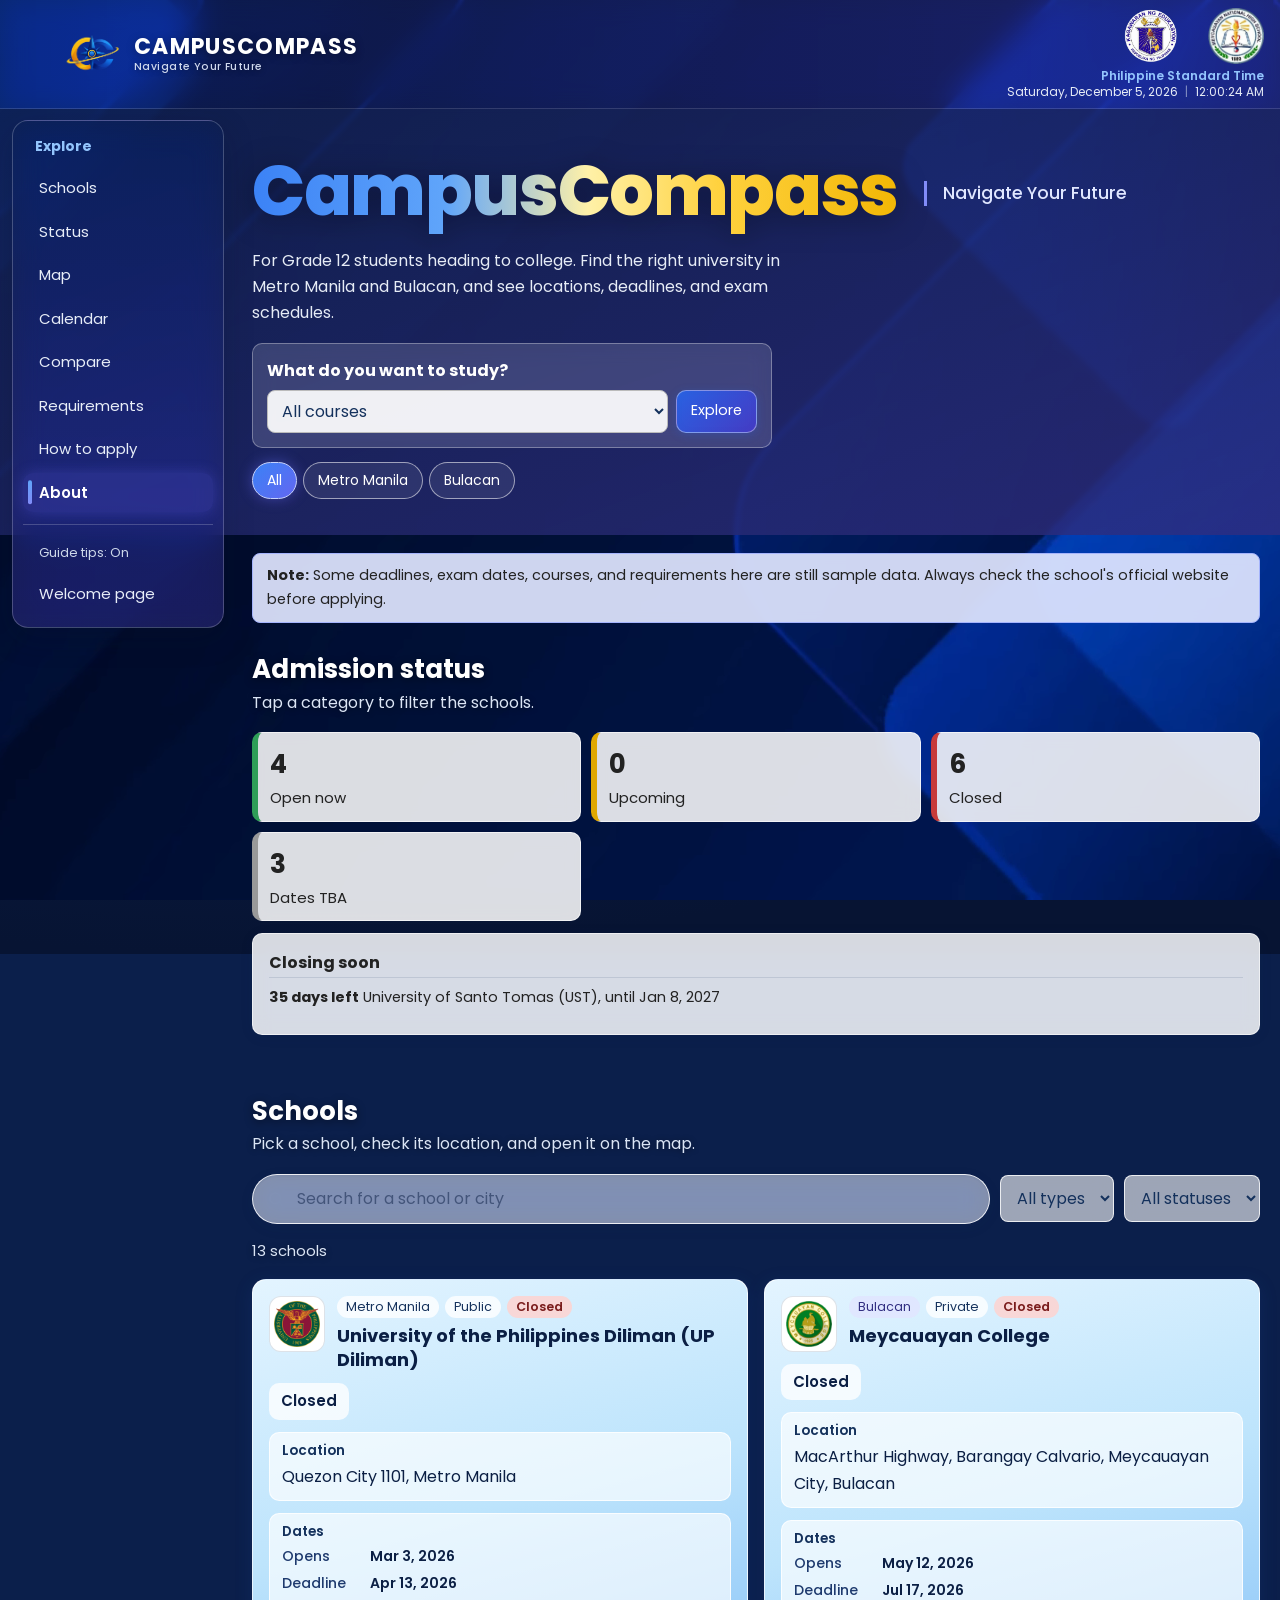
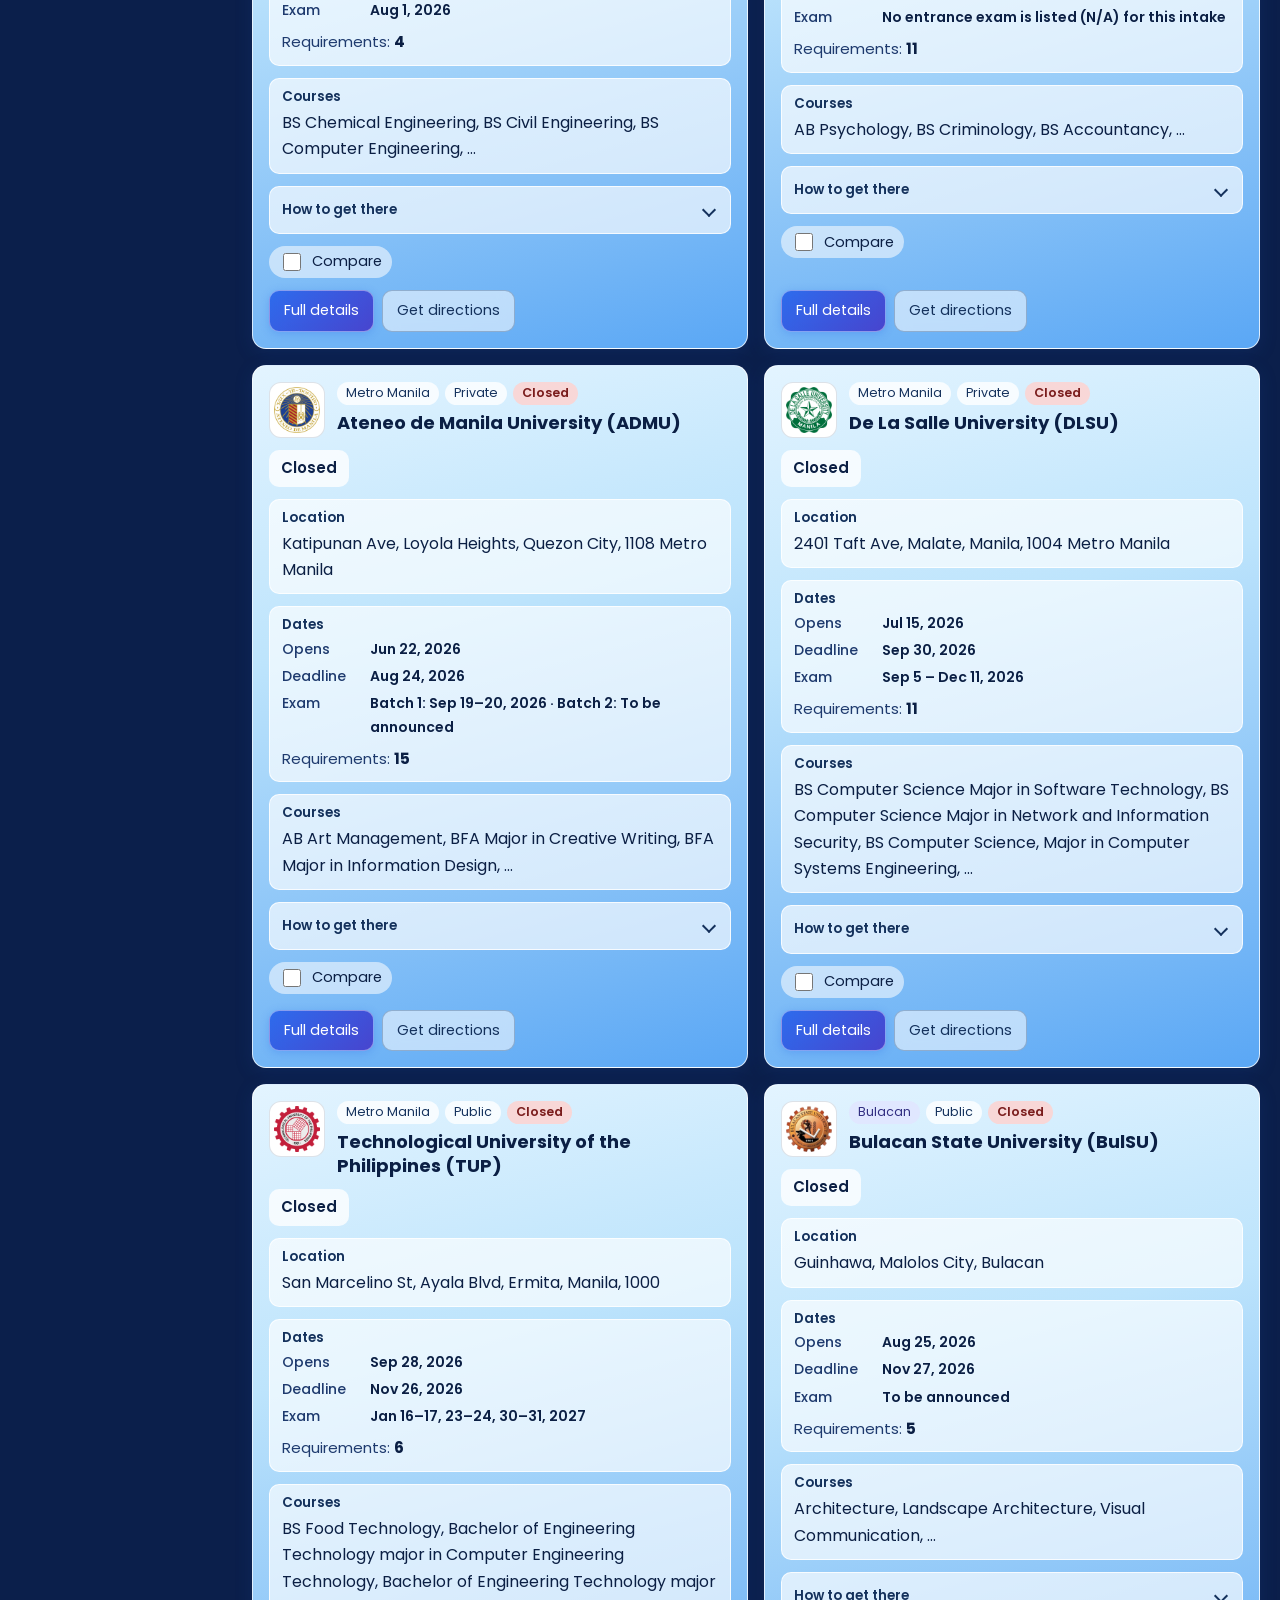
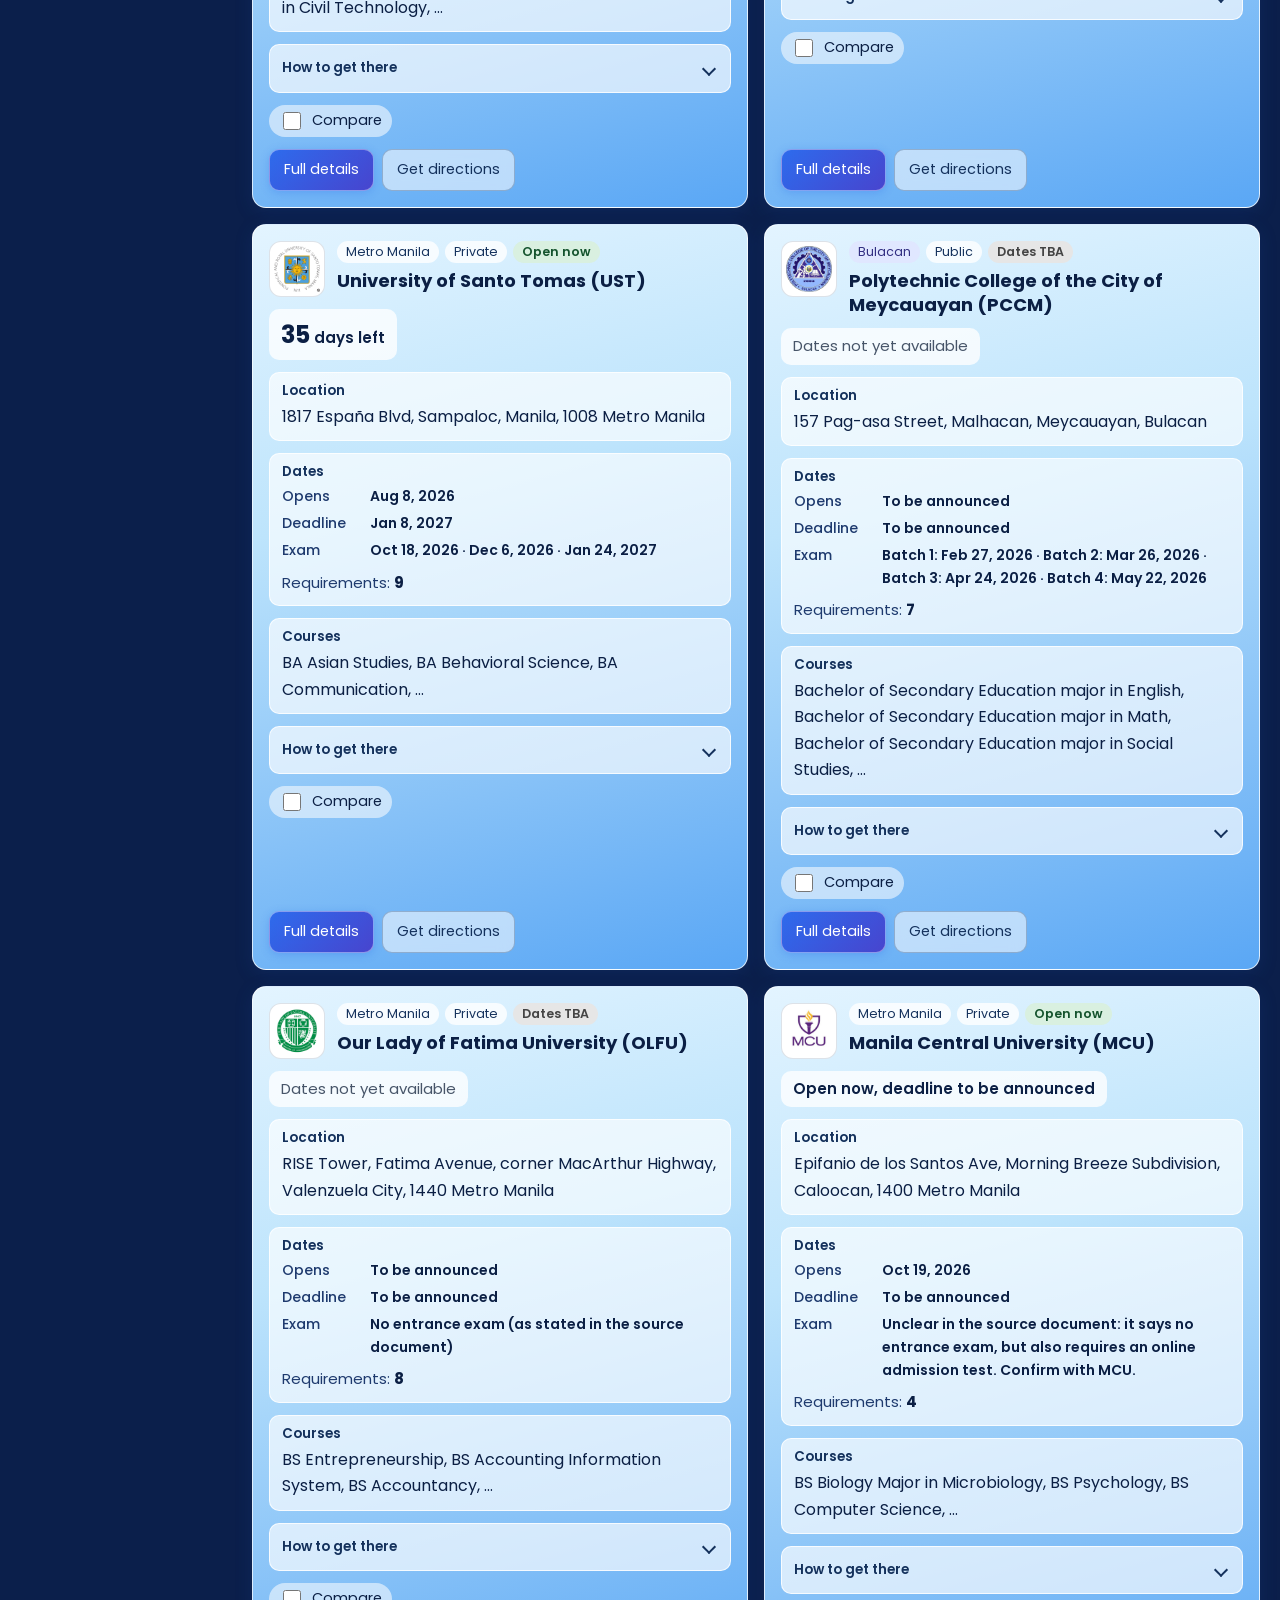
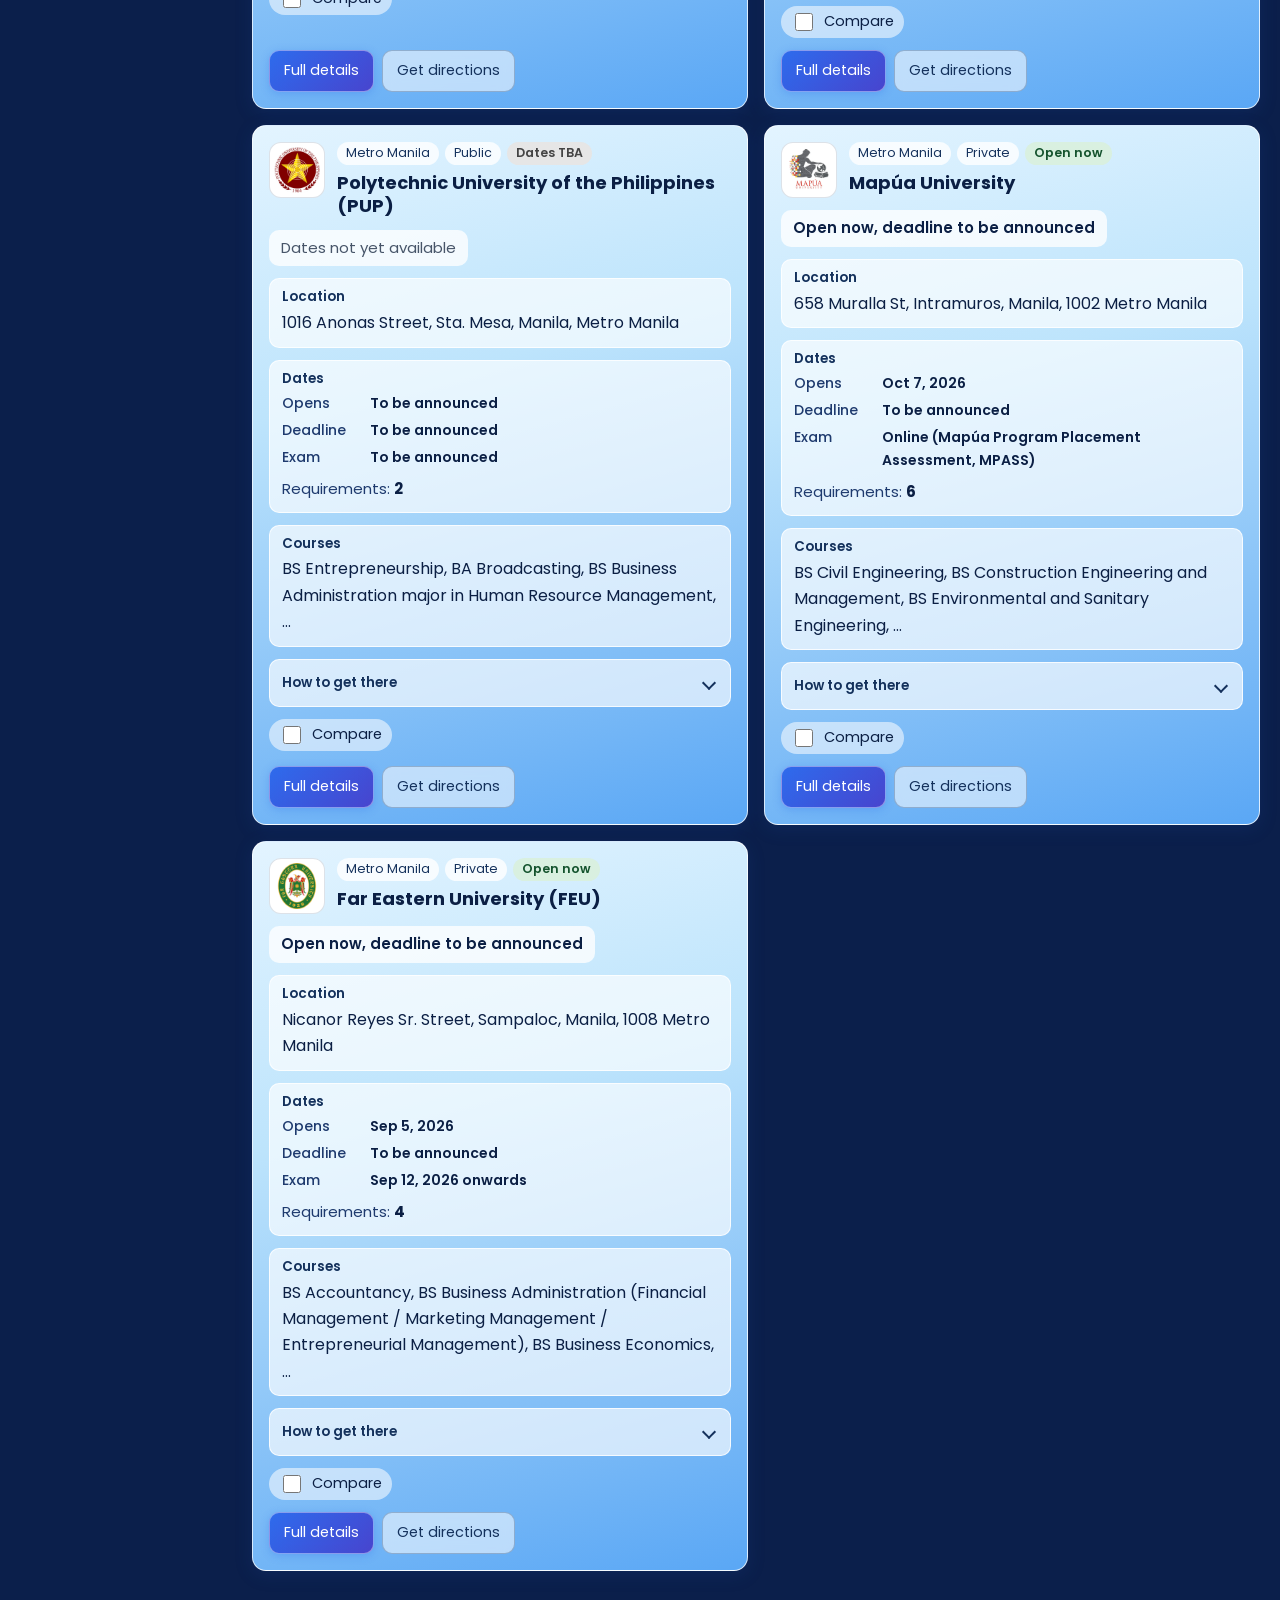
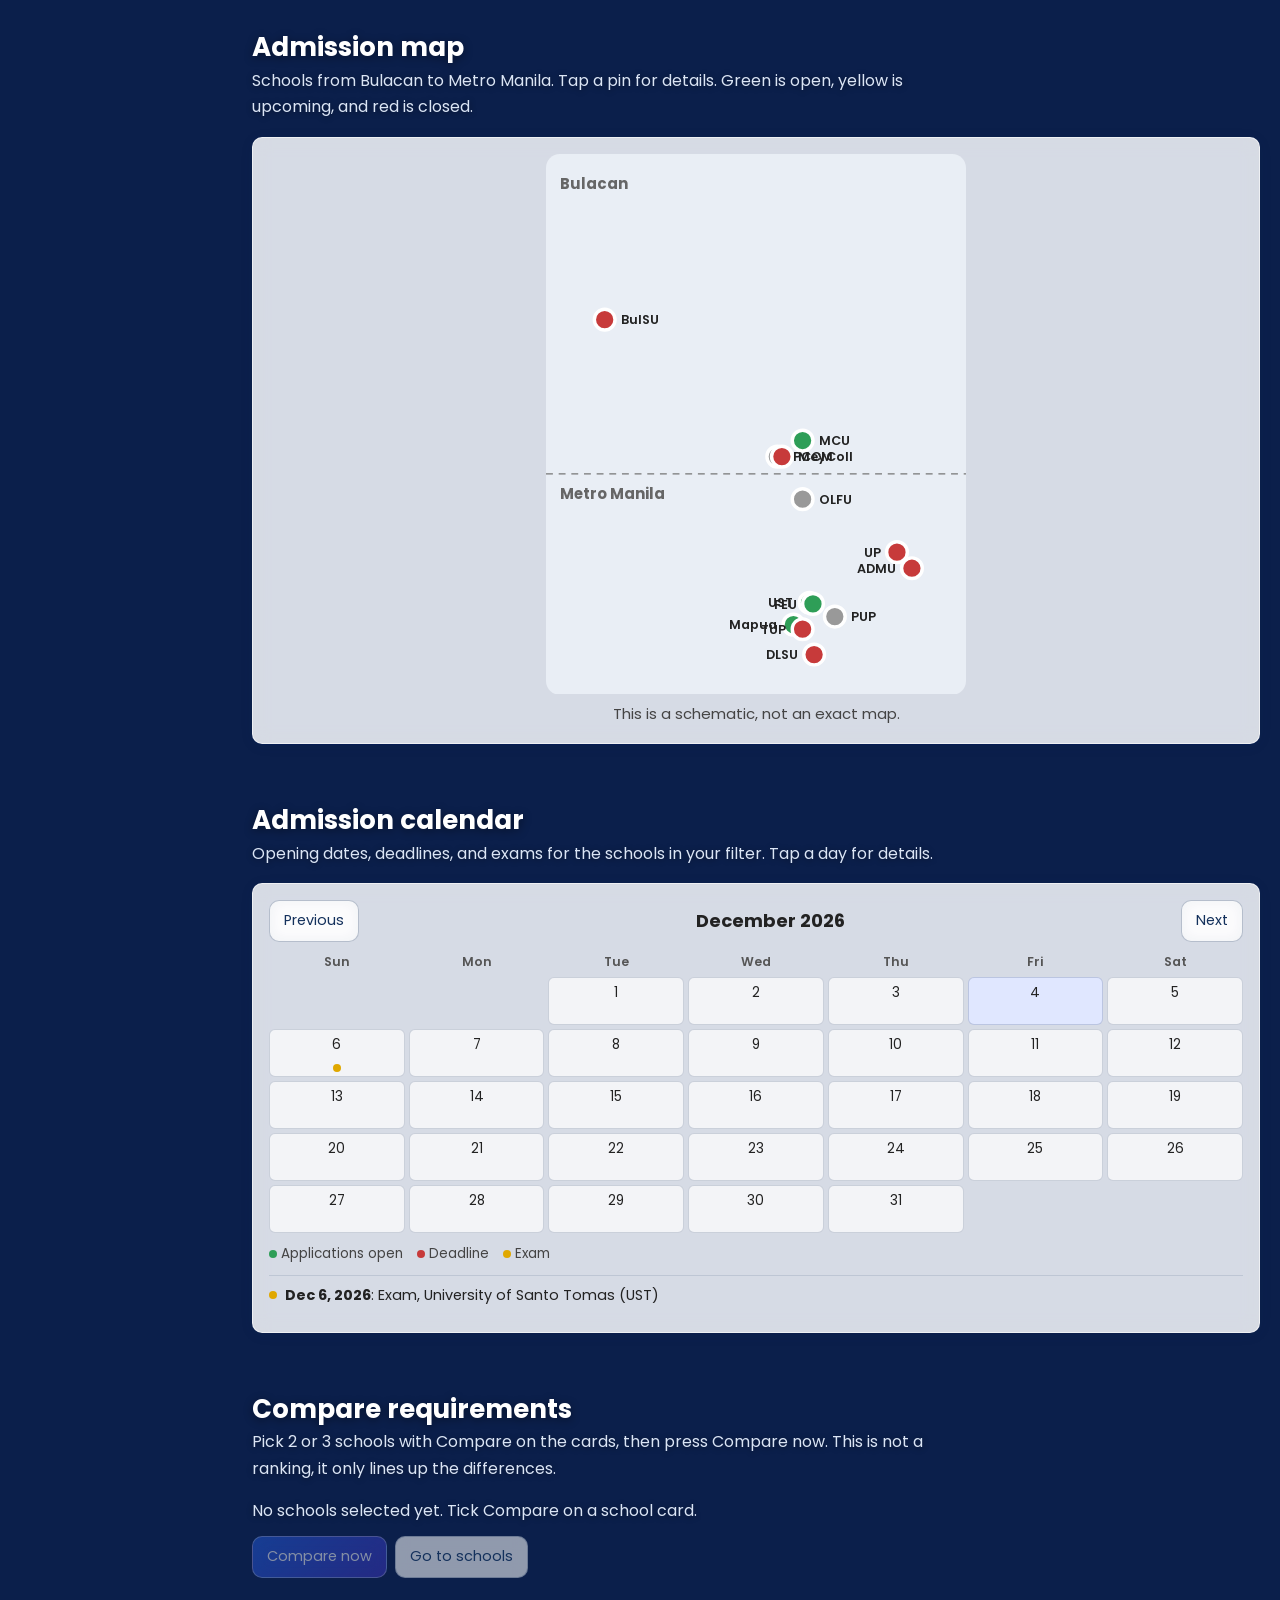
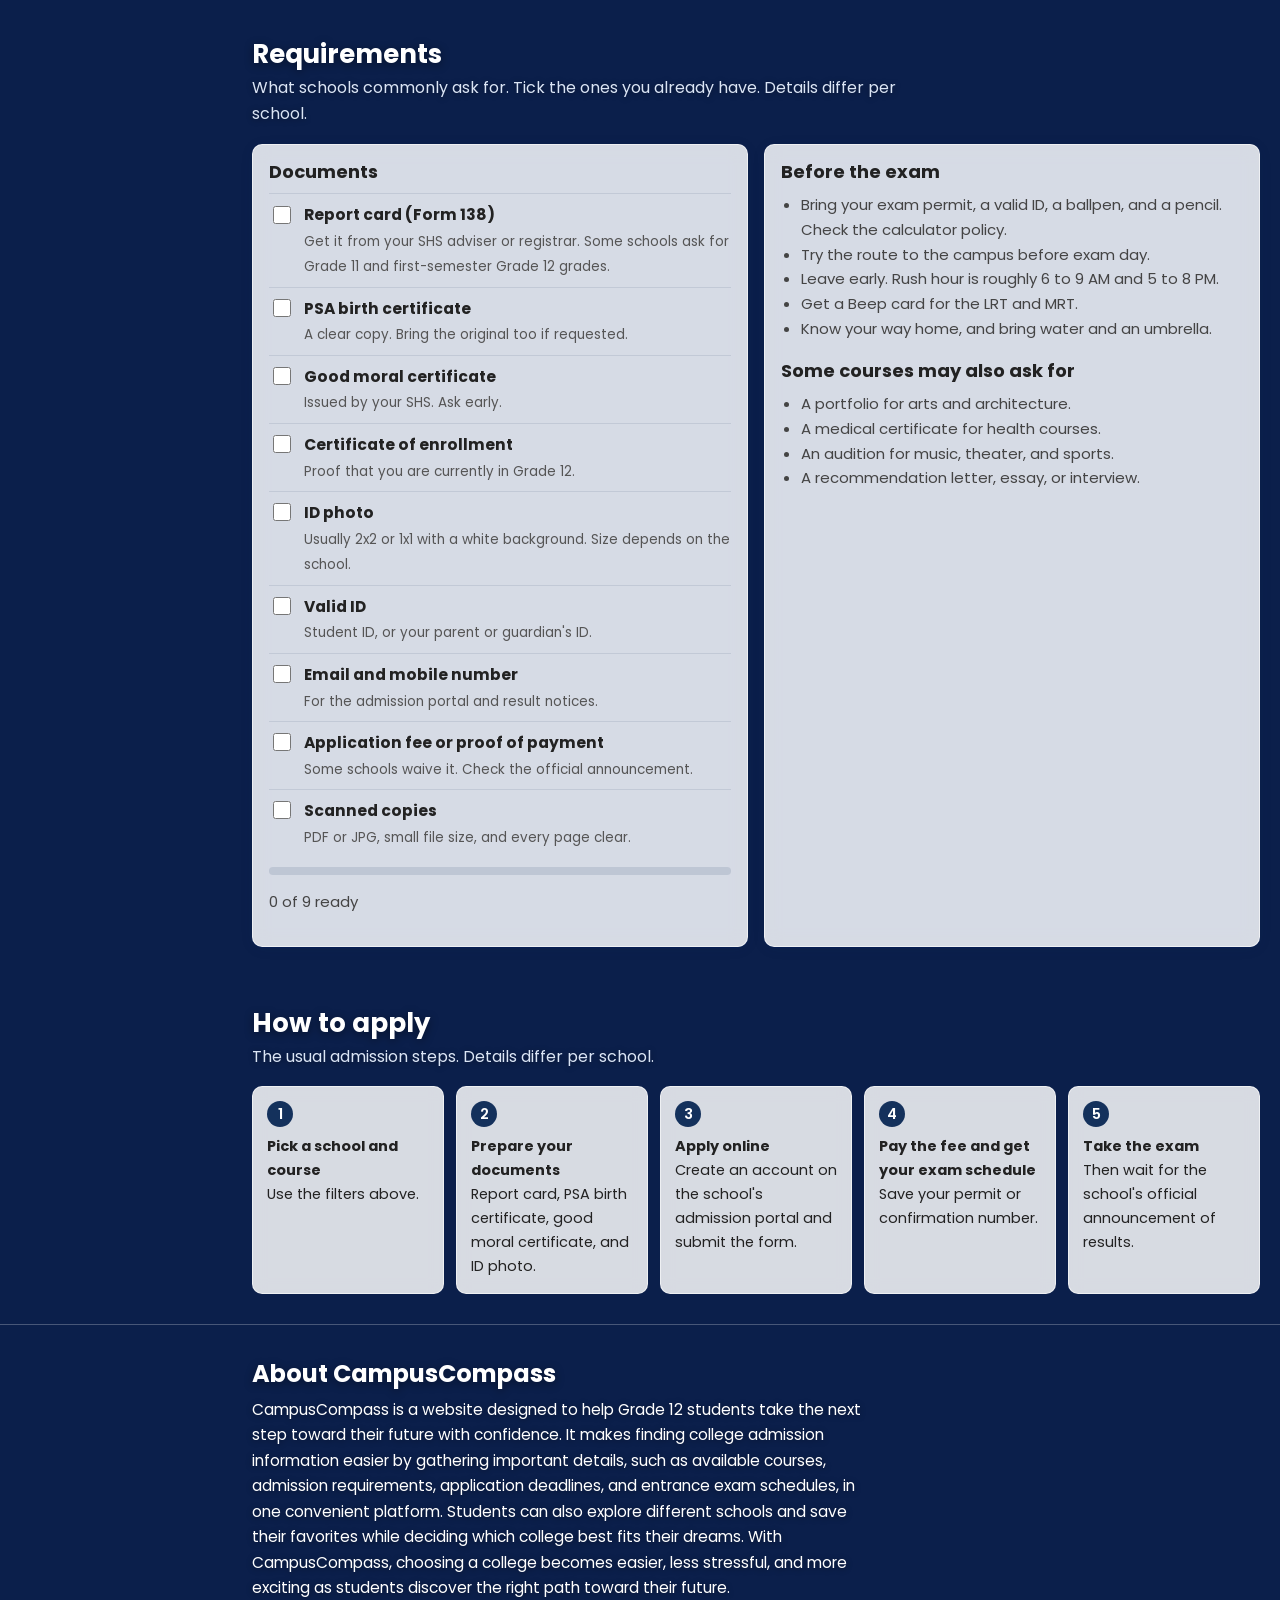
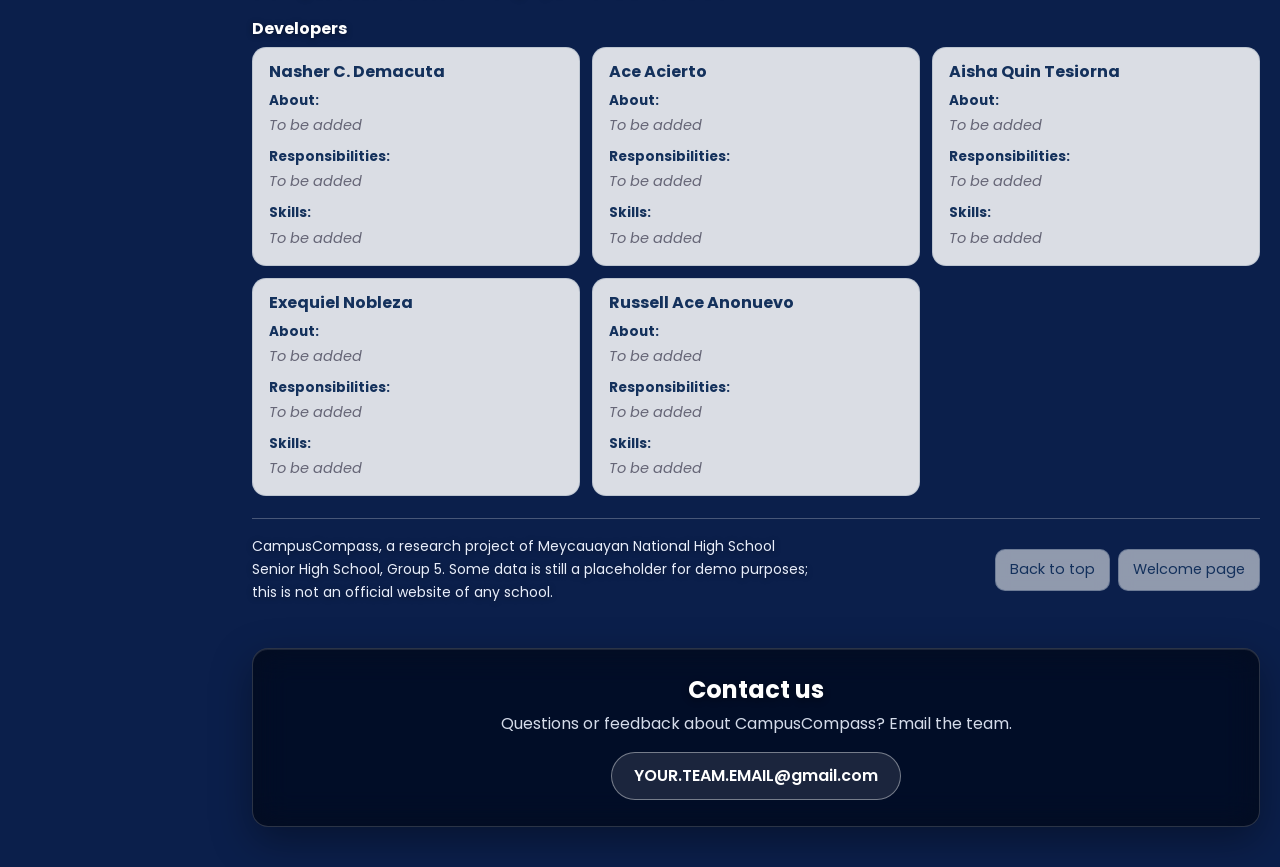
<file: main.html>
<!DOCTYPE html>
<html lang="en">
<head>
<meta charset="utf-8">
<meta name="viewport" content="width=device-width, initial-scale=1">
<title>CampusCompass</title>
<link href="https://fonts.googleapis.com/css2?family=Poppins:wght@400;500;600;700;800&display=swap" rel="stylesheet">
<link rel="stylesheet" href="style.css">
</head>
<body>
<!-- BACKGROUND VIDEO (fixed, behind everything): uses the same assets/video/background.mp4 as the welcome page (lighter background-mobile.mp4 on phones).
     To use a different video here, add lobby.mp4 to assets/video and put "assets/video/lobby.mp4|" at the start of data-video below. If no video plays, the background image shows as before. -->
<video class="bgv" id="bgv" autoplay muted loop playsinline preload="auto" aria-hidden="true" tabindex="-1" disablepictureinpicture disableremoteplayback
       data-video="assets/video/background.mp4|assets/video/background.webm"
       data-mobile="assets/video/background-mobile.mp4"></video>
<a class="skip" href="#schools">Skip to schools</a>

<!-- ===== Header: logos + Philippine Standard Time ===== -->
<!-- LOGO FILES: put your real logo files in assets/logos/ using the names below.
     Until a file exists, a plain labeled empty slot shows (not a fake logo). -->
<header class="top" id="top">
  <div class="top-in">
    <div class="top-left">
      <a class="slot slot-cc" href="index.html" aria-label="CampusCompass welcome page">
        <img src="assets/logos/campuscompass.png" alt="CampusCompass logo" onload="this.parentNode.classList.add('ok')">
        <span class="slot-label">CampusCompass</span>
      </a>
      <a class="cc-title" href="index.html" tabindex="-1" aria-hidden="true"><span class="cc-name">CampusCompass</span><span class="cc-sub">Navigate Your Future</span></a>
    </div>
    <div class="top-right">
      <div class="logo-pair">
        <span class="slot slot-p">
          <img src="assets/logos/deped.png" alt="DepEd logo" onload="this.parentNode.classList.add('ok')">
          <span class="slot-label">DepEd logo</span>
        </span>
        <span class="slot slot-p">
          <img src="assets/logos/mnhs.png" alt="Meycauayan National High School logo" onload="this.parentNode.classList.add('ok')">
          <span class="slot-label">MNHS logo</span>
        </span>
      </div>
      <div class="clock" id="clock">
        <span class="clock-lbl"><span class="l-full">Philippine Standard Time</span><span class="l-short" aria-label="Philippine Standard Time">PST</span></span>
        <span class="clock-val"><span id="clkDate">&nbsp;</span> <span class="clock-sep" aria-hidden="true">|</span> <time id="clkTime">&nbsp;</time></span>
      </div>
    </div>
  </div>
</header>

<!-- ===== Side navigation (frosted glass) ===== -->
<button class="menu-btn" id="menuBtn" aria-label="Open menu" aria-expanded="false" aria-controls="side">
  <svg viewBox="0 0 24 24" width="22" height="22" fill="none" stroke="currentColor" stroke-width="2" stroke-linecap="round" aria-hidden="true"><path d="M4 7h16M4 12h16M4 17h16"/></svg>
</button>
<div class="nav-bk" id="navBk"></div>
<nav class="side" id="side" aria-label="Main navigation">
  <b class="side-t">Explore</b>
  <a href="#schools">Schools</a>
  <a href="#status">Status</a>
  <a href="#mapa">Map</a>
  <a href="#kalendaryo">Calendar</a>
  <a href="#compare">Compare</a>
  <a href="#req">Requirements</a>
  <a href="#guide">How to apply</a>
  <a href="#about">About</a>
  <div class="side-f">
    <button class="side-b" id="tipsBtn" aria-pressed="true">Guide tips: On</button>
    <a class="side-b" href="index.html">Welcome page</a>
  </div>
</nav>

<header class="hero"><div class="wrap">
<div>
<div class="brand-row">
<h1>CampusCompass</h1>
<p class="tagline">Navigate Your Future</p>
</div>
<p class="lead">For Grade 12 students heading to college. Find the right university in Metro Manila and Bulacan, and see locations, deadlines, and exam schedules.</p>
<div class="pick"><label for="course"><b>What do you want to study?</b></label><div class="trk"><select id="course" style="flex:1"></select><button class="btn" id="explore">Explore</button></div></div>
<div class="seg" role="group" aria-label="Region">
<button data-r="All" aria-pressed="true">All</button><button data-r="Metro Manila" aria-pressed="false">Metro Manila</button><button data-r="Bulacan" aria-pressed="false">Bulacan</button>
</div>
</div>
</div></header>

<main>
<div class="wrap"><p class="note"><b>Note:</b> Some deadlines, exam dates, courses, and requirements here are still sample data. Always check the school's official website before applying.</p></div>

<section id="status"><div class="wrap">
<h2>Admission status</h2><p class="sub">Tap a category to filter the schools.</p>
<div class="board" id="board"></div>
<div class="panel" id="soon" style="margin-top:12px"></div>
</div></section>

<section id="schools"><div class="wrap">
<h2>Schools</h2><p class="sub">Pick a school, check its location, and open it on the map.</p>
<div class="filters">
<div class="search">
  <svg viewBox="0 0 24 24" fill="none" stroke="currentColor" stroke-width="2.2" stroke-linecap="round" aria-hidden="true"><circle cx="11" cy="11" r="7"/><path d="M20 20l-3.5-3.5"/></svg>
  <input type="search" id="q" placeholder="Search for a school or city" aria-label="Search" autocomplete="off">
</div>
<select id="type" aria-label="Type"><option value="">All types</option><option>Public</option><option>Private</option></select>
<select id="stat" aria-label="Status"><option value="">All statuses</option><option value="up">Upcoming</option><option value="on">Open now</option><option value="cl">Closed</option></select>
</div>
<p class="row" id="rc"></p>
<div class="grid" id="grid"></div>
</div></section>

<section id="mapa"><div class="wrap">
<h2>Admission map</h2><p class="sub">Schools from Bulacan to Metro Manila. Tap a pin for details. Green is open, yellow is upcoming, and red is closed.</p>
<div class="panel"><svg id="map" viewBox="0 0 365 470" role="img" aria-label="Schematic map of the schools"></svg><p class="row" style="text-align:center;margin:8px 0 0">This is a schematic, not an exact map.</p></div>
</div></section>

<section id="kalendaryo"><div class="wrap">
<h2>Admission calendar</h2><p class="sub">Opening dates, deadlines, and exams for the schools in your filter. Tap a day for details.</p>
<div class="panel"><div class="calh"><button class="btn o" id="pm">Previous</button><b id="mt"></b><button class="btn o" id="nm">Next</button></div>
<div class="cal" id="calg"></div>
<div class="leg"><span><i class="dot o"></i> Applications open</span><span><i class="dot d"></i> Deadline</span><span><i class="dot x"></i> Exam</span></div>
<ul class="evl" id="evl"></ul></div>
</div></section>

<section id="compare"><div class="wrap">
<h2>Compare requirements</h2><p class="sub">Pick 2 or 3 schools with Compare on the cards, then press Compare now. This is not a ranking, it only lines up the differences.</p>
<p class="row" id="cmpmsg" aria-live="polite"></p><div id="cmpout"></div>
</div></section>

<section id="req"><div class="wrap">
<h2>Requirements</h2><p class="sub">What schools commonly ask for. Tick the ones you already have. Details differ per school.</p>
<div class="two">
<div class="panel"><h3>Documents</h3><ul class="chk" id="chk"></ul><div class="prog"><div id="bar"></div></div><p id="cnt" class="row"></p></div>
<div class="panel"><h3>Before the exam</h3><ul class="tips">
<li>Bring your exam permit, a valid ID, a ballpen, and a pencil. Check the calculator policy.</li>
<li>Try the route to the campus before exam day.</li>
<li>Leave early. Rush hour is roughly 6 to 9 AM and 5 to 8 PM.</li>
<li>Get a Beep card for the LRT and MRT.</li>
<li>Know your way home, and bring water and an umbrella.</li></ul>
<h3 style="margin-top:18px">Some courses may also ask for</h3><ul class="tips">
<li>A portfolio for arts and architecture.</li><li>A medical certificate for health courses.</li><li>An audition for music, theater, and sports.</li><li>A recommendation letter, essay, or interview.</li></ul></div>
</div></div></section>

<section id="guide"><div class="wrap">
<h2>How to apply</h2><p class="sub">The usual admission steps. Details differ per school.</p>
<ol class="steps">
<li><b>Pick a school and course</b>Use the filters above.</li>
<li><b>Prepare your documents</b>Report card, PSA birth certificate, good moral certificate, and ID photo.</li>
<li><b>Apply online</b>Create an account on the school's admission portal and submit the form.</li>
<li><b>Pay the fee and get your exam schedule</b>Save your permit or confirmation number.</li>
<li><b>Take the exam</b>Then wait for the school's official announcement of results.</li>
</ol>
</div></section>
</main>

<!-- ===== Footer + About ===== -->
<footer><div class="wrap">
<section id="about" class="about">
  <h2>About CampusCompass</h2>
  <p class="about-text" id="aboutText">CampusCompass is a website designed to help Grade 12 students take the next step toward their future with confidence. It makes finding college admission information easier by gathering important details, such as available courses, admission requirements, application deadlines, and entrance exam schedules, in one convenient platform. Students can also explore different schools and save their favorites while deciding which college best fits their dreams. With CampusCompass, choosing a college becomes easier, less stressful, and more exciting as students discover the right path toward their future.</p>
  <h3>Developers</h3>
  <!-- DEVELOPERS: replace each "To be added" with that developer's real information. Do not leave guesses here. -->
  <ul class="devs">
    <li><h4 class="dev-n">Nasher C. Demacuta</h4><dl><dt>About:</dt><dd class="pending">To be added</dd><dt>Responsibilities:</dt><dd class="pending">To be added</dd><dt>Skills:</dt><dd class="pending">To be added</dd></dl></li>
    <li><h4 class="dev-n">Ace Acierto</h4><dl><dt>About:</dt><dd class="pending">To be added</dd><dt>Responsibilities:</dt><dd class="pending">To be added</dd><dt>Skills:</dt><dd class="pending">To be added</dd></dl></li>
    <li><h4 class="dev-n">Aisha Quin Tesiorna</h4><dl><dt>About:</dt><dd class="pending">To be added</dd><dt>Responsibilities:</dt><dd class="pending">To be added</dd><dt>Skills:</dt><dd class="pending">To be added</dd></dl></li>
    <li><h4 class="dev-n">Exequiel Nobleza</h4><dl><dt>About:</dt><dd class="pending">To be added</dd><dt>Responsibilities:</dt><dd class="pending">To be added</dd><dt>Skills:</dt><dd class="pending">To be added</dd></dl></li>
    <li><h4 class="dev-n">Russell Ace Anonuevo</h4><dl><dt>About:</dt><dd class="pending">To be added</dd><dt>Responsibilities:</dt><dd class="pending">To be added</dd><dt>Skills:</dt><dd class="pending">To be added</dd></dl></li>
  </ul>
</section>
<div class="foot-b">
  <p>CampusCompass, a research project of Meycauayan National High School Senior High School, Group 5. Some data is still a placeholder for demo purposes; this is not an official website of any school.</p>
  <div class="foot-links"><button class="btn o" id="toTop">Back to top</button><a class="btn o" href="index.html">Welcome page</a></div>
</div>
  </div></footer>

<!-- ===== Contact (very bottom): one Gmail only. Replace YOUR.TEAM.EMAIL@gmail.com in BOTH places below. ===== -->
<section id="contact" class="contact"><div class="wrap">
  <div class="contact-card">
    <h2>Contact us</h2>
    <p>Questions or feedback about CampusCompass? Email the team.</p>
    <a class="contact-mail" id="contactMail" href="mailto:YOUR.TEAM.EMAIL@gmail.com">YOUR.TEAM.EMAIL@gmail.com</a>
  </div>
</div></section>

<!-- ===== Compare tray (appears when schools are ticked) ===== -->
<div class="tray" id="tray" aria-hidden="true"><div class="tray-in">
  <div class="tray-l"><b id="trayCount"></b><span id="trayNames"></span></div>
  <div class="tray-a"><button class="btn o" id="trayClear" tabindex="-1">Clear</button><button class="btn" id="trayGo" tabindex="-1">Compare now</button></div>
</div></div>

<!-- ===== Details dialog (unchanged behavior) ===== -->
<dialog id="dlg"><div id="dbody"></div><div class="acts" style="margin-top:14px"><button class="btn o" id="dx">Close</button></div></dialog>

<!-- ===== Comparison dialog ===== -->
<dialog id="cmpdlg" aria-labelledby="cmpTitle">
  <div class="cmp-head">
    <h3 id="cmpTitle">School comparison</h3>
    <button class="x-btn" id="cmpX" aria-label="Close comparison">&times;</button>
  </div>
  <p class="row cmp-note">This only lines up the information in CampusCompass. It is not a ranking. "Not yet available" means we do not have that information yet.</p>
  <div id="cmpBody"></div>
  <div class="acts cmp-acts">
    <button class="btn o" id="cmpBack">Back to school selection</button>
    <button class="btn" id="cmpClose">Close</button>
  </div>
</dialog>

<script src="bgvideo.js"></script>
<script src="script.js"></script>
</body>
</html>
</file>
<file: style.css>
/* Campus Compass - style.css */
:root{--navy:#14315c;--navy-d:#0e2445;--blue:#2563eb;--sky:#7cc4f8;--indigo:#4f46e5;--indigo-d:#3730a3;--gray:#64748b;--ice:#93c5fd;--navw:236px;--hh:104px}
*{box-sizing:border-box}
html{scroll-behavior:smooth;scroll-padding-top:104px}
html,body{margin:0}
html{background:#0a1630}
body{font-family:Poppins,Arial,sans-serif;font-size:16px;line-height:1.65;color:#222;background:#0b1f4b;
  opacity:0;animation:bodyIn .8s ease forwards}
h1,h2,h3,h4{margin:0;line-height:1.25}
h3{font-size:18px}
a{color:var(--navy)}
.wrap{max-width:1040px;margin:0 auto;padding:0 16px}
.skip{position:absolute;left:-999px;top:8px;background:#fff;color:var(--navy);padding:8px 12px;border-radius:8px;z-index:100}
.skip:focus{left:8px}

/* ---- background: dark blue (behind everything). The looping video below plays over it when it loads. ---- */
body::before{
  content:"";position:fixed;left:0;right:0;top:-6%;height:112%;z-index:-2;
  background:radial-gradient(120% 90% at 20% 10%,#16377f 0%,#0b1f4b 50%,#071433 100%);
  animation:bgBob 18s ease-in-out infinite alternate;will-change:transform;
}
@keyframes bgBob{0%{transform:translateY(0)}100%{transform:translateY(3.2%)}}

/* ---- looping video background (sits over the dark blue background, under all content) ----
   No video / video fails / reduced motion: it stays hidden and the dark blue background shows. */
.bgv{position:fixed;inset:0;width:100%;height:100%;object-fit:cover;z-index:-2;opacity:0;transition:opacity 1.2s ease;pointer-events:none}
.bgv.ready{opacity:1}
/* once the video is playing, freeze the slow drift of the dark blue layer underneath (saves battery) */
html.has-video body::before{animation-play-state:paused;will-change:auto}
@keyframes bodyIn{to{opacity:1}}

/* ---- header: logos + Philippine Standard Time (frosted glass, hides on scroll down) ---- */
.top{position:sticky;top:0;z-index:30;background:linear-gradient(90deg,rgba(14,32,78,.62),rgba(49,46,129,.55));color:#fff;
  backdrop-filter:blur(14px) saturate(150%);-webkit-backdrop-filter:blur(14px) saturate(150%);
  border-bottom:1px solid rgba(255,255,255,.14);transition:transform .35s ease,background .3s ease,box-shadow .3s ease}
.top.scrolled{background:linear-gradient(90deg,rgba(12,26,66,.88),rgba(40,38,110,.84));box-shadow:0 6px 22px rgba(0,0,0,.22)}
.top.hide{transform:translateY(-102%)}
.top-in{display:flex;align-items:center;justify-content:space-between;gap:16px;padding:8px 16px 8px 64px;min-height:var(--hh)}
.top-left{display:flex;align-items:center;min-width:0}
.top-right{display:flex;flex-direction:column;align-items:flex-end;gap:4px;flex:none}
.logo-pair{display:flex;align-items:center;gap:8px}

/* logo slots: image shows when the file exists, otherwise a plain labeled empty slot */
.slot{position:relative;display:inline-flex;align-items:center;justify-content:center;height:56px;min-width:56px;text-decoration:none;color:#fff}
.slot img{display:none;height:56px;width:auto;max-width:170px;object-fit:contain}
.slot.ok img{display:block}
.slot.ok .slot-label{display:none}
.slot-p{border:1px dashed rgba(255,255,255,.5);border-radius:10px;padding:0 10px;font-size:11px;line-height:1.2;text-align:center;color:#dfe6f1}
.slot-p.ok{border:0;padding:0}
.slot-cc{justify-content:flex-start}
.slot-cc .slot-label{font-weight:800;font-size:24px;letter-spacing:-.01em;background:linear-gradient(90deg,#60a5fa,#fff1a8 60%,#ffd23f);-webkit-background-clip:text;background-clip:text;-webkit-text-fill-color:transparent;color:transparent}
.slot-cc.ok img{max-width:200px}
/* CampusCompass title next to the logo (only shown once the logo image has loaded, so the name never appears twice) */
.top-left{gap:14px}
.slot-cc.ok img{max-width:72px}
.cc-title{display:flex;flex-direction:column;justify-content:center;gap:2px;text-decoration:none;white-space:nowrap;min-width:0}
.cc-name{font-weight:700;font-size:22px;line-height:1.1;letter-spacing:.06em;text-transform:uppercase;color:#fff;text-shadow:0 2px 8px rgba(0,0,0,.35)}
.cc-sub{font-weight:500;font-size:10.5px;line-height:1.2;letter-spacing:.04em;color:#cfd9ee;text-shadow:0 1px 6px rgba(0,0,0,.4)}
.slot-cc:not(.ok)+.cc-title{display:none}

.clock{display:flex;flex-direction:column;align-items:flex-end;text-align:right;font-size:12px;line-height:1.35;color:#e6ecf6}
.clock-lbl{font-weight:600;color:var(--ice)}
.clock-lbl .l-short{display:none}
.clock-val{font-variant-numeric:tabular-nums;white-space:nowrap;overflow:hidden;text-overflow:ellipsis}
.clock-sep{opacity:.5;margin:0 4px}

@keyframes topIn{from{opacity:0;transform:translateY(-24px)}}
@keyframes sideIn{from{opacity:0;transform:translateX(-28px)}}
.top{animation:topIn .7s ease .1s backwards}
.side{animation:sideIn .7s ease .3s backwards}
/* ---- side navigation (frosted glass) ---- */
.side{position:fixed;left:12px;top:calc(var(--hh) + 16px);width:212px;max-height:calc(100vh - var(--hh) - 32px);overflow-y:auto;z-index:25;
  display:flex;flex-direction:column;gap:4px;padding:14px 10px;border-radius:16px;color:#fff;
  background:linear-gradient(180deg,rgba(14,32,78,.58),rgba(49,46,129,.5));border:1px solid rgba(255,255,255,.22);
  backdrop-filter:blur(16px) saturate(160%);-webkit-backdrop-filter:blur(16px) saturate(160%);
  box-shadow:0 10px 30px rgba(10,20,40,.22);transition:top .35s ease,transform .3s ease,visibility 0s}
body.hdr-off .side{top:16px;max-height:calc(100vh - 32px)}
.side-t{font-size:14px;color:var(--ice);padding:0 12px 6px}
.side a,.side-b{position:relative;display:block;color:#e8eef8;text-decoration:none;font:inherit;font-size:15px;line-height:1.3;
  padding:10px 12px 10px 16px;border-radius:10px;border:0;background:transparent;text-align:left;cursor:pointer;
  transition:background .2s ease,color .2s ease,transform .2s ease,box-shadow .3s ease}
.side a::before{content:"";position:absolute;left:5px;top:50%;width:4px;height:0;border-radius:4px;background:linear-gradient(#60a5fa,#818cf8);
  transform:translateY(-50%);transition:height .25s ease}
.side a:hover,.side-b:hover{background:rgba(255,255,255,.14);color:#fff;transform:translateX(3px)}
.side a.active{background:rgba(99,102,241,.16);color:#fff;font-weight:600;box-shadow:0 0 14px rgba(99,102,241,.28)}
.side a.active::before{height:60%}
.side a.glow{animation:navGlow .9s ease-out}
@keyframes navGlow{0%{box-shadow:0 0 0 0 rgba(99,102,241,.85),0 0 22px rgba(99,102,241,.7)}100%{box-shadow:0 0 0 14px rgba(99,102,241,0),0 0 14px rgba(99,102,241,.28)}}
.side-f{margin-top:8px;padding-top:10px;border-top:1px solid rgba(255,255,255,.2);display:flex;flex-direction:column;gap:2px}
.side-b{font-size:13px;color:#cdd8ea}
.menu-btn,.nav-bk{display:none}

/* ---- hero (glass over the moving background) ---- */
.hero{background:linear-gradient(160deg,rgba(15,32,78,.9),rgba(49,46,129,.78));color:#fff;padding:44px 0 36px;
  backdrop-filter:blur(2px);-webkit-backdrop-filter:blur(2px)}
.brand-row{display:flex;align-items:center;flex-wrap:wrap;gap:10px 26px;margin-bottom:14px}
.hero h1{margin:0;font-weight:800;letter-spacing:-.02em;line-height:1.08;white-space:nowrap;font-size:clamp(2.6rem,5.8vw,4.4rem);padding-bottom:.06em;
  background:linear-gradient(90deg,#3b82f6 0%,#60a5fa 30%,#fff1a8 52%,#ffd23f 72%,#f2b705 100%);
  -webkit-background-clip:text;background-clip:text;-webkit-text-fill-color:transparent;color:transparent;
  filter:drop-shadow(0 4px 16px rgba(0,0,0,.35));animation:riseIn .7s ease .05s both}
.hero .tagline{margin:0;max-width:300px;font-size:1.08rem;font-weight:500;line-height:1.4;color:#e0e7ff;
  border-left:3px solid #818cf8;padding-left:16px;animation:riseIn .7s ease .2s both}
.hero p.lead{max-width:560px;color:#e6ecf6;margin:0 0 16px;animation:riseIn .6s ease .3s both}
.pick{background:rgba(255,255,255,.14);color:#fff;padding:14px;border-radius:10px;max-width:520px;
  border:1px solid rgba(255,255,255,.32);backdrop-filter:blur(10px);-webkit-backdrop-filter:blur(10px);
  animation:riseIn .6s ease .4s both}
.pick label{display:block;margin-bottom:6px}
.pick .trk{margin:0}
.pick select{background:rgba(255,255,255,.92);color:var(--navy)}
.seg{margin-top:14px;display:flex;gap:6px;flex-wrap:wrap;animation:riseIn .6s ease .5s both}
.seg button{background:rgba(255,255,255,.08);color:#fff;border:1px solid rgba(255,255,255,.55);padding:6px 14px;
  border-radius:999px;cursor:pointer;font:inherit;font-size:14px;transition:background .2s ease,transform .15s ease}
.seg button:hover{background:rgba(255,255,255,.2);transform:translateY(-1px)}
.seg button[aria-pressed=true]{background:linear-gradient(135deg,#3b82f6,#6366f1);border-color:#c7d2fe;color:#fff;box-shadow:0 0 14px rgba(99,102,241,.45)}
@keyframes riseIn{from{opacity:0;transform:translateY(10px)}to{opacity:1;transform:none}}

/* ---- scroll reveal (runs once per element; see script.js) ---- */
.rv{opacity:0;transform:translateY(20px) scale(.98)}
.rv.rv-l{transform:translateX(-18px)}
body .rv.rv{transition:opacity .55s ease var(--d,0ms),transform .55s ease var(--d,0ms)}
.rv.in{opacity:1;transform:none}
.rv.rv-l.in{transform:none}
body .rv.rv.done{transition:transform .22s ease,box-shadow .22s ease,background .2s ease;transition-delay:0ms}

/* ---- click glow (added by script.js on press) ---- */
.pulse{animation:glowPulse .65s ease-out}
@keyframes glowPulse{0%{box-shadow:0 0 0 0 rgba(99,102,241,.8),0 0 18px rgba(99,102,241,.7)}100%{box-shadow:0 0 0 14px rgba(99,102,241,0),0 0 0 rgba(99,102,241,0)}}
.attn{animation:attn 1.1s ease-out 3;position:relative;z-index:1}
@keyframes attn{0%{box-shadow:0 0 0 0 rgba(99,102,241,.9)}100%{box-shadow:0 0 0 16px rgba(99,102,241,0)}}

/* ---- general ---- */
section{padding:30px 0}
section>.wrap{position:relative}
section h2{font-size:26px;color:#fff;margin-bottom:4px;text-shadow:0 2px 10px rgba(0,0,0,.45)}
.sub{color:#dbe5f5;margin:0 0 16px;text-shadow:0 1px 6px rgba(0,0,0,.45)}
.row{font-size:15px;color:#444}
.row b{color:#222}
/* these two sit directly on the dark blue background, not inside a card */
#rc,#cmpmsg{color:#dbe5f5;text-shadow:0 1px 6px rgba(0,0,0,.45)}
.note{background:rgba(224,231,255,.92);border:1px solid #a5b4fc;padding:10px 14px;border-radius:8px;font-size:14.5px;margin:18px 0 0;
  backdrop-filter:blur(6px);-webkit-backdrop-filter:blur(6px)}
.panel{background:rgba(255,255,255,.84);border:1px solid rgba(255,255,255,.6);border-radius:10px;padding:16px;
  backdrop-filter:blur(10px) saturate(140%);-webkit-backdrop-filter:blur(10px) saturate(140%);
  box-shadow:0 2px 14px rgba(20,49,92,.07);transition:box-shadow .25s ease,transform .25s ease}
.panel:hover{box-shadow:0 8px 24px rgba(20,49,92,.12)}
.two{display:grid;grid-template-columns:1fr 1fr;gap:16px}
input,select{font:inherit;padding:8px 10px;border:1px solid #bbb;border-radius:8px;background:#fff;color:#222;min-width:0;
  transition:border-color .2s ease,box-shadow .2s ease}
input:focus,select:focus{border-color:var(--navy)}
.btn{background:linear-gradient(135deg,rgba(37,99,235,.9),rgba(67,56,202,.9));color:#fff;border:1px solid rgba(255,255,255,.4);padding:8px 14px;border-radius:10px;font:inherit;font-size:14.5px;
  cursor:pointer;text-decoration:none;display:inline-block;backdrop-filter:blur(8px);-webkit-backdrop-filter:blur(8px);
  box-shadow:0 2px 8px rgba(37,99,235,.25);transition:background .25s ease,transform .18s ease,box-shadow .25s ease,border-color .25s ease}
.btn:hover{background:linear-gradient(135deg,rgba(29,78,216,.96),rgba(55,48,202,.96));transform:translateY(-2px);box-shadow:0 8px 18px rgba(67,56,202,.35),0 0 16px rgba(99,102,241,.4)}
.btn:active{transform:translateY(0) scale(.98)}
.btn[disabled]{opacity:.5;cursor:not-allowed;transform:none;box-shadow:none}
.btn.o{background:rgba(255,255,255,.55);color:var(--navy);border:1px solid rgba(20,49,92,.28);box-shadow:none}
.btn.o:hover{background:rgba(255,255,255,.88);box-shadow:0 6px 14px rgba(67,56,202,.2),0 0 14px rgba(99,102,241,.3)}
button:focus-visible,a:focus-visible,input:focus-visible,select:focus-visible,summary:focus-visible{outline:3px solid var(--indigo);outline-offset:2px;box-shadow:0 0 0 6px rgba(165,180,252,.6)}
.tag{font-size:12.5px;background:#e6ebf3;color:var(--navy);padding:2px 9px;border-radius:999px;display:inline-block;line-height:1.5}
.tag.b{background:#e0e7ff;color:#312e81}
.st{font-size:12.5px;font-weight:600;padding:2px 9px;border-radius:999px;display:inline-block;line-height:1.5}
.st.on{background:#d9f0e0;color:#14532d}
.st.up{background:#fff0c2;color:#6b4e00}
.st.cl{background:#f8d7d7;color:#7a1c1c}
.st.na{background:#e6e6e6;color:#444}
.tag.unv{background:#fdf0c4;color:#6b4e00}
.chips{display:flex;gap:6px;flex-wrap:wrap;align-items:center}
.chips button{border:1px solid #bbb;background:#fff;border-radius:999px;padding:4px 10px;font:inherit;font-size:13px;cursor:pointer;
  transition:background .2s ease,transform .15s ease}
.chips button:hover{background:#eef2f8;transform:translateY(-1px)}

/* ---- status board ---- */
.board{display:grid;grid-template-columns:repeat(3,1fr);gap:10px}
.board button{background:rgba(255,255,255,.86);border:1px solid rgba(255,255,255,.6);border-left-width:6px;border-radius:10px;
  padding:10px 12px;text-align:left;font:inherit;font-size:15px;cursor:pointer;color:#222;
  backdrop-filter:blur(8px);-webkit-backdrop-filter:blur(8px);
  transition:transform .18s ease,box-shadow .18s ease}
.board button:hover{transform:translateY(-3px);box-shadow:0 8px 18px rgba(20,49,92,.14)}
.board button b{display:block;font-size:26px}
.board .on{border-left-color:#2e9e57}
.board .up{border-left-color:#e0a800}
.board .cl{border-left-color:#c73a3a}
.board .na{border-left-color:#999}
.board .sel{background:#eef2f8;outline:2px solid var(--navy)}

/* ---- search (glass / liquid) ---- */
.filters{display:flex;flex-wrap:wrap;gap:10px;margin-bottom:14px;align-items:center}
.search{position:relative;flex:1 1 260px;isolation:isolate}
.search::before{content:"";position:absolute;inset:-3px;border-radius:999px;z-index:-1;opacity:0;filter:blur(9px);
  background:linear-gradient(110deg,#7dd3fc,#6366f1,#7dd3fc,#6366f1);background-size:300% 100%;
  transition:opacity .35s ease;animation:liquid 6s linear infinite;animation-play-state:paused}
.search:focus-within::before{opacity:.55;animation-play-state:running}
@keyframes liquid{to{background-position:300% 0}}
.search svg{position:absolute;left:15px;top:50%;width:18px;height:18px;margin-top:-9px;color:var(--navy);pointer-events:none;
  transition:transform .3s ease,color .3s ease}
.search:focus-within svg{transform:scale(1.15) rotate(-8deg)}
.filters .search input[type=search]{width:100%;padding:11px 16px 11px 44px;border-radius:999px;
  background:rgba(255,255,255,.5);border:1px solid rgba(255,255,255,.85);color:#0e2445;
  backdrop-filter:blur(14px) saturate(170%);-webkit-backdrop-filter:blur(14px) saturate(170%);
  box-shadow:inset 0 1px 2px rgba(20,49,92,.08),0 4px 14px rgba(20,49,92,.08);
  transition:background .3s ease,box-shadow .3s ease,border-color .3s ease,transform .25s ease}
.filters .search input[type=search]::placeholder{color:#43557a}
.filters .search input[type=search]:hover{background:rgba(255,255,255,.65)}
.filters .search input[type=search]:focus{background:rgba(255,255,255,.82);border-color:#fff;outline:none;
  box-shadow:inset 0 1px 2px rgba(20,49,92,.08),0 8px 22px rgba(20,49,92,.16);transform:translateY(-1px)}
.filters select{background:rgba(255,255,255,.6);border:1px solid rgba(255,255,255,.8);color:var(--navy);padding:10px 12px;
  backdrop-filter:blur(10px);-webkit-backdrop-filter:blur(10px)}

/* ---- school cards (sky blue to blue) ---- */
.grid{display:grid;grid-template-columns:repeat(auto-fill,minmax(min(100%,330px),1fr));gap:16px}
.school{background:linear-gradient(165deg,#e3f4ff 0%,#bde4fc 36%,#86c1f7 72%,#5aa7f5 100%);color:#0b1f44;
  border:1px solid rgba(255,255,255,.75);border-radius:14px;padding:16px;
  display:flex;flex-direction:column;gap:12px;box-shadow:0 4px 18px rgba(30,80,160,.18);
  transition:transform .22s ease,box-shadow .25s ease;min-width:0}
.school:hover{transform:translateY(-4px);box-shadow:0 14px 30px rgba(30,80,160,.28),0 0 18px rgba(99,102,241,.2)}
.sh{display:flex;gap:12px;align-items:flex-start}
.shm{min-width:0;flex:1;display:flex;flex-direction:column;gap:6px}
.school h3{color:#0b1f44;font-size:18px;line-height:1.3;overflow-wrap:anywhere}
.school .tag{background:rgba(255,255,255,.8);color:#14315c}
.school .tag.b{background:#e0e7ff;color:#312e81}
.school .row{color:#1e3a6e}
.school .row b{color:#0b1f44}
.lg{position:relative;flex:none;width:56px;height:56px;border-radius:12px;background:#fff;border:1px solid rgba(20,49,92,.14);
  display:flex;align-items:center;justify-content:center;overflow:hidden}
/* the logo stays in the layout (invisible) until it has loaded: a lazy <img> that is display:none is never fetched by the browser, so it could never show */
.lg img{position:absolute;inset:0;display:block;width:100%;height:100%;object-fit:contain;padding:4px;opacity:0;transition:opacity .25s ease}
.lg.ok img{opacity:1}
.lg.ok .mono{display:none}
.mono{font-weight:700;font-size:11px;line-height:1.1;color:var(--navy);text-align:center;padding:2px;overflow-wrap:anywhere}
.lg.sm{width:44px;height:44px;border-radius:10px}
.lg.lgx{width:64px;height:64px}
.school .cdp{background:rgba(255,255,255,.78);border-radius:10px;padding:6px 12px;width:fit-content;max-width:100%}
.blk{background:rgba(255,255,255,.66);border:1px solid rgba(255,255,255,.8);border-radius:10px;padding:10px 12px}
.blk h4{font-size:13.5px;color:#14315c;margin-bottom:4px;font-weight:600}
.blk p{margin:0;overflow-wrap:anywhere;color:#0b1f44}
.blk ul{margin:0;padding-left:18px;font-size:14.5px;color:#0b1f44}
.blk li{margin-bottom:5px;overflow-wrap:anywhere}
.blk li b{color:#0b1f44}
.exp{background:rgba(255,255,255,.66);border:1px solid rgba(255,255,255,.8);border-radius:10px;padding:6px 12px}
.exp summary{cursor:pointer;font-weight:600;font-size:13.5px;color:#14315c;padding:6px 0;list-style:none;display:flex;align-items:center;gap:8px;border-radius:8px;transition:color .2s ease}
.exp summary:hover{color:var(--indigo)}
.exp summary::-webkit-details-marker{display:none}
.exp summary::after{content:"";width:8px;height:8px;border-right:2px solid currentColor;border-bottom:2px solid currentColor;transform:rotate(45deg);margin-left:auto;margin-right:4px;transition:transform .25s ease}
.exp[open] summary::after{transform:rotate(-135deg)}
.exp ul{margin:6px 0 6px;padding-left:18px;font-size:14.5px;color:#0b1f44}
.exp li{margin-bottom:6px;overflow-wrap:anywhere}
.exp li b{color:#0b1f44}
.dates{display:grid;grid-template-columns:78px 1fr;gap:4px 10px;font-size:14px;margin:0}
.dates dt{color:#1e3a6e;font-weight:500}
.dates dd{margin:0;color:#0b1f44;font-weight:600;overflow-wrap:anywhere}
.cdp{font-size:15px;font-weight:600}
.cdp b{font-size:24px}
.cdp.hot{color:#b3261e}
.cdp.na{color:#475569;font-weight:400}
.cmp{font-size:14.5px;display:flex;gap:8px;align-items:center;cursor:pointer;width:max-content;max-width:100%;padding:4px 10px;border-radius:999px;background:rgba(255,255,255,.55);color:#0b1f44;
  transition:background .2s ease,box-shadow .25s ease,transform .18s ease}
.cmp:hover{background:rgba(255,255,255,.9);box-shadow:0 0 12px rgba(99,102,241,.3);transform:translateY(-1px)}
.cmp input{width:18px;height:18px;padding:0}
.acts{display:flex;gap:8px;flex-wrap:wrap;margin-top:auto}

/* ---- map ---- */
#map{width:100%;max-width:420px;display:block;margin:0 auto}
.pin{cursor:pointer;transition:transform .2s ease}
.pin:hover{transform:scale(1.12)}
.pin circle{stroke:#fff;stroke-width:3;transition:r .2s ease}
.pin.on circle{fill:#2e9e57}
.pin.up circle{fill:#e0a800}
.pin.cl circle{fill:#c73a3a}
.pin.na circle{fill:#999}
.pin.pulse{animation:pinGlow .65s ease-out}
@keyframes pinGlow{0%{filter:drop-shadow(0 0 0 rgba(99,102,241,.9))}50%{filter:drop-shadow(0 0 10px rgba(99,102,241,.95))}100%{filter:none}}
.pin text{font:600 11px Poppins,Arial,sans-serif;fill:#222}
.pin.off{opacity:.25}
.rg{font:700 13px Poppins,Arial,sans-serif;fill:#666}

/* ---- calendar ---- */
.calh{display:flex;align-items:center;justify-content:space-between;gap:8px;margin-bottom:10px}
.calh b{font-size:18px}
.cal{display:grid;grid-template-columns:repeat(7,1fr);gap:4px}
.dow{font-size:12.5px;color:#555;text-align:center;font-weight:600}
.day{display:flex;flex-direction:column;align-items:center;justify-content:space-between;min-height:48px;
  border:1px solid rgba(20,49,92,.18);background:rgba(255,255,255,.7);color:#222;border-radius:6px;padding:4px 2px;
  font:inherit;font-size:13.5px;cursor:pointer;transition:transform .15s ease,background .2s ease}
.day:hover{transform:translateY(-2px);background:#fff}
.day.sel{border-color:var(--navy);box-shadow:0 0 0 2px var(--navy)}
.day.tdy{background:#e0e7ff}
.dots{display:flex;gap:2px;min-height:8px}
.dot{width:8px;height:8px;border-radius:50%;display:inline-block}
.dot.o{background:#2e9e57}
.dot.d{background:#c73a3a}
.dot.x{background:#e0a800}
.leg{display:flex;flex-wrap:wrap;gap:14px;font-size:13.5px;color:#444;margin:10px 0}
.evl{list-style:none;margin:0;padding:0;font-size:14.5px}
.evl li{padding:8px 0;border-top:1px solid rgba(20,49,92,.12);display:flex;gap:8px;align-items:flex-start}
.evl .dot{margin-top:7px;flex:none}

/* ---- compare section (selection summary) ---- */
.sel-list{display:flex;flex-wrap:wrap;gap:8px;align-items:center}
.sel-chip{display:inline-flex;align-items:center;gap:8px;background:rgba(255,255,255,.85);border:1px solid rgba(20,49,92,.2);border-radius:999px;padding:4px 6px 4px 12px;font-size:14px}
.sel-chip button{border:0;background:rgba(20,49,92,.1);color:var(--navy);width:24px;height:24px;border-radius:50%;cursor:pointer;font:inherit;line-height:1}
.sel-chip button:hover{background:rgba(20,49,92,.2)}

/* compare tray */
.tray{position:fixed;left:0;right:0;bottom:14px;z-index:40;display:flex;justify-content:center;pointer-events:none;
  opacity:0;transform:translateY(24px);visibility:hidden;transition:opacity .3s ease,transform .3s ease,visibility 0s .3s}
.tray.show{opacity:1;transform:none;visibility:visible;transition:opacity .3s ease,transform .3s ease}
.tray-in{pointer-events:auto;display:flex;align-items:center;gap:14px;max-width:min(680px,calc(100% - 24px));width:100%;
  padding:10px 12px 10px 16px;border-radius:16px;background:rgba(255,255,255,.72);border:1px solid rgba(255,255,255,.85);
  backdrop-filter:blur(16px) saturate(170%);-webkit-backdrop-filter:blur(16px) saturate(170%);box-shadow:0 10px 30px rgba(20,49,92,.25)}
.tray-l{flex:1;min-width:0;font-size:14px;color:#222;display:flex;flex-direction:column}
.tray-l span{color:#444;font-size:13px;overflow:hidden;text-overflow:ellipsis;white-space:nowrap}
.tray-a{display:flex;gap:8px;flex:none}
@media(min-width:1100px){.tray{padding-left:var(--navw)}}

/* ---- comparison dialog (near-black frosted glass) ---- */
#cmpdlg{max-width:1000px;width:calc(100% - 24px);padding:18px 18px 16px;color:#f1f5f9;background:rgba(8,10,18,.74);
  border:1px solid rgba(255,255,255,.16);backdrop-filter:blur(24px) saturate(150%);-webkit-backdrop-filter:blur(24px) saturate(150%);
  box-shadow:0 26px 70px rgba(0,0,0,.6),inset 0 1px 0 rgba(255,255,255,.08)}
#cmpdlg::backdrop{background:rgba(2,4,10,.62);backdrop-filter:blur(5px);-webkit-backdrop-filter:blur(5px)}
.cmp-head{display:flex;align-items:center;justify-content:space-between;gap:10px}
.cmp-head h3{font-size:22px;color:#fff}
.x-btn{width:40px;height:40px;border-radius:50%;border:1px solid rgba(255,255,255,.28);background:rgba(255,255,255,.08);color:#fff;
  font-size:26px;line-height:1;cursor:pointer;flex:none;transition:background .2s ease,transform .25s ease,box-shadow .25s ease}
.x-btn:hover{background:rgba(255,255,255,.18);transform:rotate(90deg);box-shadow:0 0 14px rgba(129,140,248,.5)}
.cmp-note{margin:6px 0 12px;color:#cbd5e1}
.cmpx{overflow-x:auto;overflow-y:auto;max-height:62vh;border:1px solid rgba(255,255,255,.16);border-radius:12px;background:rgba(255,255,255,.04)}
.cmpg{min-width:calc(var(--n,2)*210px)}
.cmp-row{display:grid;grid-template-columns:repeat(var(--n,2),minmax(0,1fr));gap:0}
.cmp-cat{grid-column:1/-1;background:rgba(99,102,241,.22);color:#c7d2fe;font-weight:600;font-size:13.5px;padding:6px 12px;border-top:1px solid rgba(255,255,255,.12)}
.cmp-cell{padding:10px 12px;font-size:14.5px;line-height:1.55;overflow-wrap:anywhere;border-left:1px solid rgba(255,255,255,.1);color:#f1f5f9}
.cmp-cell:first-child{border-left:0}
.cmp-cell.na{color:#a8b3c7;font-style:italic}
.cmp-cell a{color:#93c5fd}
.cmp-cell ul{margin:0;padding-left:18px}
.cmp-cell li{margin-bottom:4px}
.cmp-cell ul.sc{max-height:200px;overflow:auto;padding-right:6px}
.cmp-sch{position:sticky;top:0;z-index:2;background:rgba(10,12,22,.94);border-bottom:1px solid rgba(255,255,255,.18)}
.cmp-sch .cmp-cell{display:flex;gap:10px;align-items:center}
.cmp-sch b{display:block;color:#fff;font-size:15px;line-height:1.25}
.cmp-sch small{display:block;color:#cbd5e1;font-size:12.5px;line-height:1.3}
.cmp-acts{margin-top:14px;justify-content:space-between}
#cmpdlg .btn.o{background:rgba(255,255,255,.1);color:#fff;border:1px solid rgba(255,255,255,.3)}
#cmpdlg .btn.o:hover{background:rgba(255,255,255,.2)}

/* ---- requirements ---- */
.chk{list-style:none;padding:0;margin:10px 0}
.chk li{padding:8px 0;border-top:1px solid rgba(20,49,92,.1)}
.chk label{display:flex;gap:10px;cursor:pointer;font-size:15.5px}
.chk span{color:#555;font-size:13.5px}
.chk input{padding:0;width:18px;height:18px;margin-top:3px;flex:none}
.prog{height:8px;background:rgba(20,49,92,.12);border-radius:4px;overflow:hidden}
#bar{height:100%;background:#2e9e57;width:0;transition:width .3s ease}
.tips{margin:10px 0 0;padding-left:20px;font-size:15px;color:#444}

/* ---- how to apply ---- */
ol.steps{list-style:none;counter-reset:s;padding:0;margin:0;display:grid;grid-template-columns:repeat(auto-fit,minmax(190px,1fr));gap:12px}
ol.steps li{counter-increment:s;background:rgba(255,255,255,.84);border:1px solid rgba(255,255,255,.6);border-radius:10px;
  padding:14px;font-size:14.5px;backdrop-filter:blur(8px);-webkit-backdrop-filter:blur(8px);
  transition:transform .2s ease,box-shadow .2s ease}
ol.steps li:hover{transform:translateY(-3px);box-shadow:0 8px 18px rgba(20,49,92,.14)}
ol.steps li::before{content:counter(s);display:block;width:26px;height:26px;line-height:26px;text-align:center;
  border-radius:50%;background:var(--navy);color:#fff;font-weight:600;margin-bottom:8px}
ol.steps b{display:block}

/* ---- shared timeline (used in detail popup) ---- */
.trk{display:flex;gap:8px;margin-bottom:12px}
.trk input{flex:1}
.tl{list-style:none;margin:14px 0 0;padding:0}
.tl li{padding:6px 0 6px 26px;position:relative;color:#555}
.tl li::before{content:"";position:absolute;left:4px;top:12px;width:12px;height:12px;border-radius:50%;
  border:2px solid #bbb;background:#fff}
.tl li.done{color:#222}
.tl li.done::before{background:#2e9e57;border-color:#2e9e57}

/* ---- details popup ---- */
dialog{border:1px solid rgba(255,255,255,.5);border-radius:14px;background:rgba(255,255,255,.96);color:#222;
  max-width:560px;width:calc(100% - 24px);padding:18px;max-height:88vh;
  backdrop-filter:blur(16px) saturate(160%);-webkit-backdrop-filter:blur(16px) saturate(160%);
  opacity:0;transform:translateY(14px) scale(.97);transition:opacity .22s ease,transform .22s ease}
dialog.show{opacity:1;transform:translateY(0) scale(1)}
dialog::backdrop{background:rgba(10,20,40,.45)}
dialog h3{font-size:22px;margin:8px 0;overflow-wrap:anywhere}
dialog h4{margin:14px 0 4px;font-size:14.5px;color:var(--navy)}
#dbody ul,#dbody p{font-size:15px}
#dbody li{margin-bottom:5px;overflow-wrap:anywhere}
.dh{display:flex;gap:12px;align-items:center;margin-top:8px}
.dh h3{margin:0}

/* ---- floating guidance tips (one at a time, optional) ---- */
.tip{position:absolute;right:16px;top:0;z-index:5;max-width:290px;opacity:0;transform:translateY(8px) scale(.96);visibility:hidden;
  transition:opacity .35s ease,transform .35s ease,visibility 0s .35s}
.tip.show{opacity:1;transform:none;visibility:visible;transition:opacity .35s ease,transform .35s ease}
.tip-c{display:flex;align-items:flex-start;gap:4px;background:rgba(255,255,255,.9);border:1px solid rgba(99,102,241,.7);
  border-radius:14px;padding:4px 4px 4px 4px;box-shadow:0 8px 22px rgba(20,49,92,.18);
  backdrop-filter:blur(12px);-webkit-backdrop-filter:blur(12px);animation:floaty 4.5s ease-in-out infinite}
.tip-t{flex:1;border:0;background:transparent;font:inherit;font-size:13.5px;line-height:1.45;color:#14315c;text-align:left;padding:8px 8px 8px 10px;border-radius:10px;cursor:pointer;
  transition:background .2s ease}
.tip-t.plain{cursor:default}
.tip-t:not(.plain):hover{background:rgba(99,102,241,.18)}
.tip-x{flex:none;width:30px;height:30px;border:0;background:transparent;color:#555;font-size:20px;line-height:1;border-radius:50%;cursor:pointer}
.tip-x:hover{background:rgba(20,49,92,.1)}
@keyframes floaty{0%,100%{transform:translateY(0)}50%{transform:translateY(-4px)}}
@media(min-width:1100px){section .sub{max-width:calc(100% - 310px)}}

/* ---- about + footer ---- */
footer{padding:24px 0 36px;color:#e8eefb;font-size:14px;border-top:1px solid rgba(255,255,255,.25)}
.about{padding:10px 0 22px}
.about h2{font-size:24px}
.about-text{max-width:70ch;margin:8px 0 18px;font-size:15.5px;color:#fff;text-shadow:0 1px 6px rgba(0,0,0,.45)}
.about-text.pending{color:#dbe5f5;font-style:italic}
.about h3{font-size:16px;color:#fff;margin-bottom:8px;text-shadow:0 1px 6px rgba(0,0,0,.45)}
.devs{list-style:none;margin:0;padding:0;display:grid;grid-template-columns:repeat(auto-fill,minmax(min(100%,250px),1fr));gap:12px}
.devs li{background:rgba(255,255,255,.85);border:1px solid rgba(20,49,92,.14);border-radius:14px;padding:14px 16px;font-size:14.5px;color:#14315c;min-width:0;
  transition:transform .2s ease,box-shadow .25s ease}
.devs li:hover{transform:translateY(-2px);box-shadow:0 6px 16px rgba(20,49,92,.16),0 0 12px rgba(99,102,241,.35)}
.dev-n{font-size:16px;color:var(--navy);margin:0 0 8px;font-weight:700;overflow-wrap:anywhere}
.devs dl{margin:0}
.devs dt{font-weight:700;color:var(--navy);font-size:13.5px;margin-top:8px}
.devs dd{margin:2px 0 0;color:#222;overflow-wrap:anywhere}
.devs dd.pending{color:#667;font-style:italic}

/* ---- contact (very bottom): black frosted glass ---- */
.contact{padding:8px 0 40px}
.contact-card{background:rgba(0,0,0,.58);color:#f1f5f9;border:1px solid rgba(255,255,255,.16);border-radius:16px;padding:26px 28px;text-align:center;
  backdrop-filter:blur(16px) saturate(140%);-webkit-backdrop-filter:blur(16px) saturate(140%);
  box-shadow:0 14px 40px rgba(0,0,0,.35),inset 0 1px 0 rgba(255,255,255,.1)}
.contact-card h2{color:#fff;font-size:24px;margin:0 0 6px}
.contact-card p{margin:0 0 14px;color:#d5dcea}
.contact-mail{display:inline-block;color:#fff;font-weight:600;font-size:16px;text-decoration:none;overflow-wrap:anywhere;
  padding:10px 22px;border-radius:999px;border:1px solid rgba(255,255,255,.4);background:rgba(255,255,255,.1);
  transition:background .2s ease,box-shadow .25s ease,transform .18s ease}
.contact-mail:hover{background:rgba(255,255,255,.2);transform:translateY(-2px);box-shadow:0 0 16px rgba(129,140,248,.6)}
.contact-mail:focus-visible{outline-color:#a5b4fc}
.foot-b{border-top:1px solid rgba(255,255,255,.25);padding-top:16px;display:flex;gap:16px;flex-wrap:wrap;justify-content:space-between;align-items:center}
.foot-b p{margin:0;max-width:62ch;text-shadow:0 1px 6px rgba(0,0,0,.45)}
.foot-links{display:flex;gap:8px;flex-wrap:wrap}
.foot-links .btn:hover,.foot-links .btn:focus-visible{box-shadow:0 0 16px rgba(99,102,241,.7),0 6px 14px rgba(20,49,92,.2)}

/* ---- layout: leave room for the side navigation on wide screens ---- */
@media(min-width:1100px){
  .hero>.wrap,main .wrap,footer .wrap,.contact .wrap{margin-left:max(var(--navw),calc((100vw - 1040px)/2));margin-right:auto}
}

/* ---- tablets and phones: collapsible side menu ---- */
@media(max-width:1099px){
  html{scroll-padding-top:96px}
  .menu-btn{display:flex;align-items:center;justify-content:center;position:fixed;left:10px;top:10px;z-index:60;width:44px;height:44px;border-radius:12px;
    border:1px solid rgba(255,255,255,.35);background:rgba(14,30,58,.6);color:#fff;cursor:pointer;
    backdrop-filter:blur(12px);-webkit-backdrop-filter:blur(12px);transition:background .2s ease,transform .2s ease}
  .menu-btn:hover{background:rgba(14,30,58,.85)}
  .nav-bk{display:block;position:fixed;inset:0;z-index:45;background:rgba(10,20,40,.45);opacity:0;visibility:hidden;transition:opacity .3s ease,visibility 0s .3s}
  body.nav-open .nav-bk{opacity:1;visibility:visible;transition:opacity .3s ease}
  .side{z-index:55;left:0;top:0;bottom:0;width:min(280px,82vw);max-height:none;border-radius:0 16px 16px 0;padding:68px 12px 16px;
    transform:translateX(-105%);visibility:hidden;transition:transform .3s ease,visibility 0s .3s}
  body.hdr-off .side{top:0;max-height:none}
  body.nav-open .side{transform:none;visibility:visible;transition:transform .3s ease}
  /* floating tips become small toasts */
  .tip{position:fixed;right:12px;left:auto;bottom:14px;top:auto;width:calc(100% - 24px);max-width:340px;z-index:35}
  body.has-tray .tip{bottom:84px}
}

@media(max-width:760px){
  .two{grid-template-columns:1fr}
  .hero h1{font-size:32px}
  .board{grid-template-columns:1fr}
  :root{--hh:92px}
  .slot-cc .slot-label{font-size:17px}
  .cc-name{font-size:15px;letter-spacing:.04em}
  .cc-sub{display:none}
  .top-left{gap:8px}
  .slot-cc.ok img{max-width:56px;height:40px}
  .slot{height:42px;min-width:42px}
  .slot img{height:42px;max-width:96px}
  .slot-p{min-width:42px;height:42px;font-size:9.5px;padding:0 6px}
  .top-in{padding-left:62px;gap:8px}
  .top-right{gap:3px}
  .logo-pair{gap:6px}
  .clock{font-size:10.5px}
  .clock-lbl .l-full{display:none}.clock-lbl .l-short{display:inline}
  .clock-val{white-space:normal;display:flex;flex-direction:column;align-items:flex-end}
  .clock-sep{display:none}
  .hero .tagline{border-left:0;padding-left:0;max-width:none;font-size:1rem}
  .brand-row{gap:6px}
  .hero h1{font-size:clamp(1.75rem,9vw,2.6rem)}
  .tray-in{flex-wrap:wrap}
  .tray-a{width:100%}.tray-a .btn{flex:1}
  .cmp-acts .btn{flex:1}
  .dates{grid-template-columns:70px 1fr}
}

/* ---- reduced motion: no animation, no smooth scroll ---- */
@media (prefers-reduced-motion:reduce){
  html{scroll-behavior:auto}
  body{animation:none;opacity:1}
  body::before{animation:none}
  *,*::before,*::after{animation-duration:.001ms!important;animation-iteration-count:1!important;transition-duration:.001ms!important;transition-delay:0ms!important}
  .rv{opacity:1;transform:none}
  .tip-c{animation:none}
}
</file>
